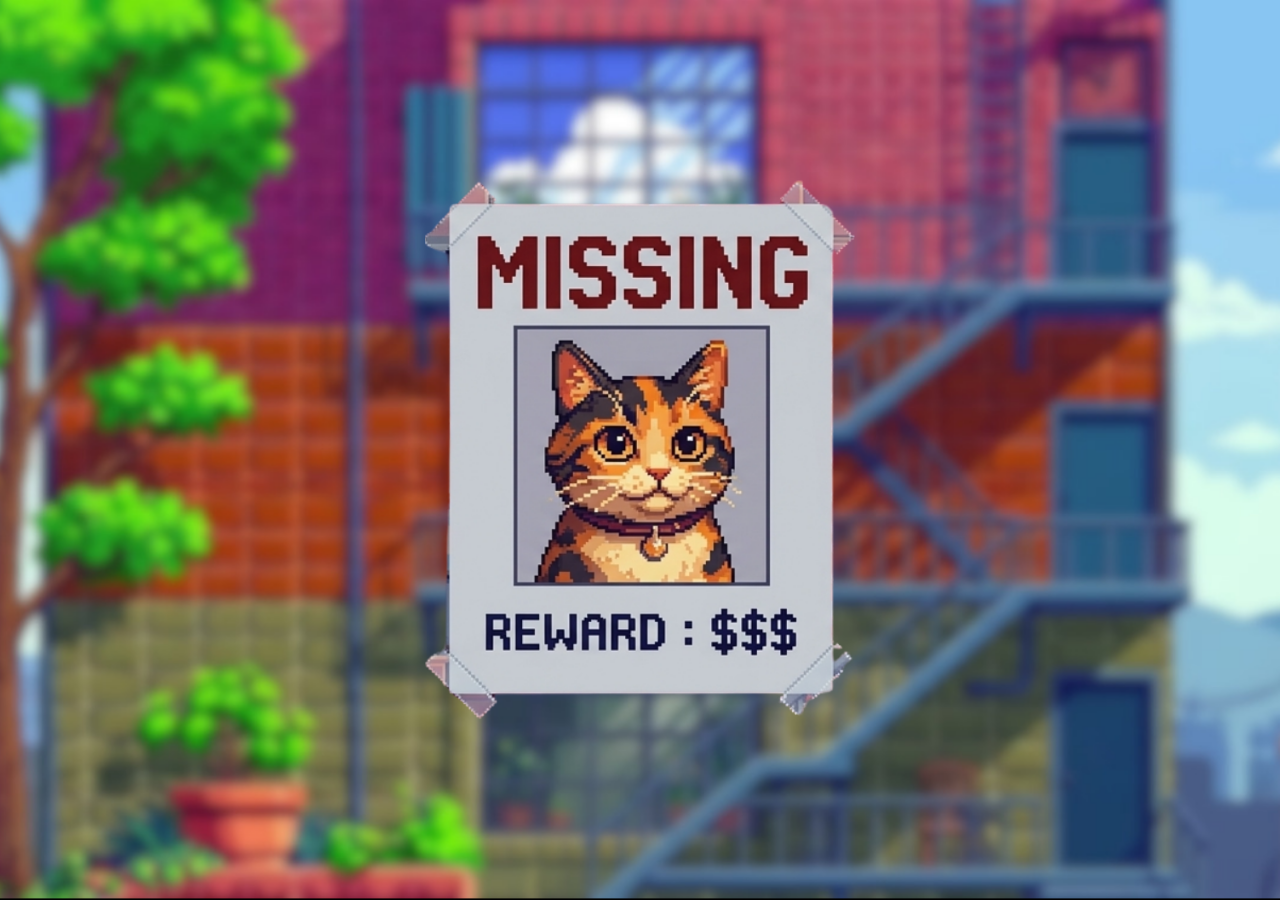
<file: index.html>
<!DOCTYPE html>
<html lang="en">
<head>
    <meta charset="UTF-8">
    <meta name="viewport" content="width=device-width, initial-scale=1.0">
    <title>mEOWssing</title>

    <link rel="stylesheet" href="style.css">

</head>


<body>
    <!-- audio -->
    <audio id="door">
        <source src="audio/doorOpen.mp3" type="audio/mpeg">
        Your browser does not support the audio element.
    </audio>

    <audio id="bg-audio" loop>
        <source src="audio/ambientsound.mp3" type="audio/mpeg">
        Your browser does not support the audio element.
    </audio>

    <audio id="meow" loop>
        <source src="audio/meow.mp3" type="audio/mpeg">
        Your browser does not support the audio element.
    </audio>

    <audio id="paper">
        <source src="audio/paper.mp3" type="audio/mpeg">
        Your browser does not support the audio element.
    </audio>

    <!-- fade -->
    <div id="fade-overlay"></div>

    <!-- elements -->
    <section class="start" id="start">
        <img class="blur" src="img/blur-bg.png">
        <img class="clear" src="img/building-start.png">
        <img class="button-start" src="img/start.png" onclick="goToBuilding()">
        <img class="objective" src="img/objective.png">
        <img class="missing" src="img/missing.png">
    </section>
    

    <script src="script.js"></script>
    <script>
        // fade
        window.addEventListener("load", () => {
        const overlay = document.getElementById("fade-overlay");

        setTimeout(() => {
            overlay.classList.add("fade-out");
        }, 200); 
        });

        // paper sound
        document.addEventListener("click", () => {
        paper.play().then(() => {
            paper.pause();
            paper.currentTime = 0;
        });
        }, { once: true });

    </script>
</body>
</html>
</file>
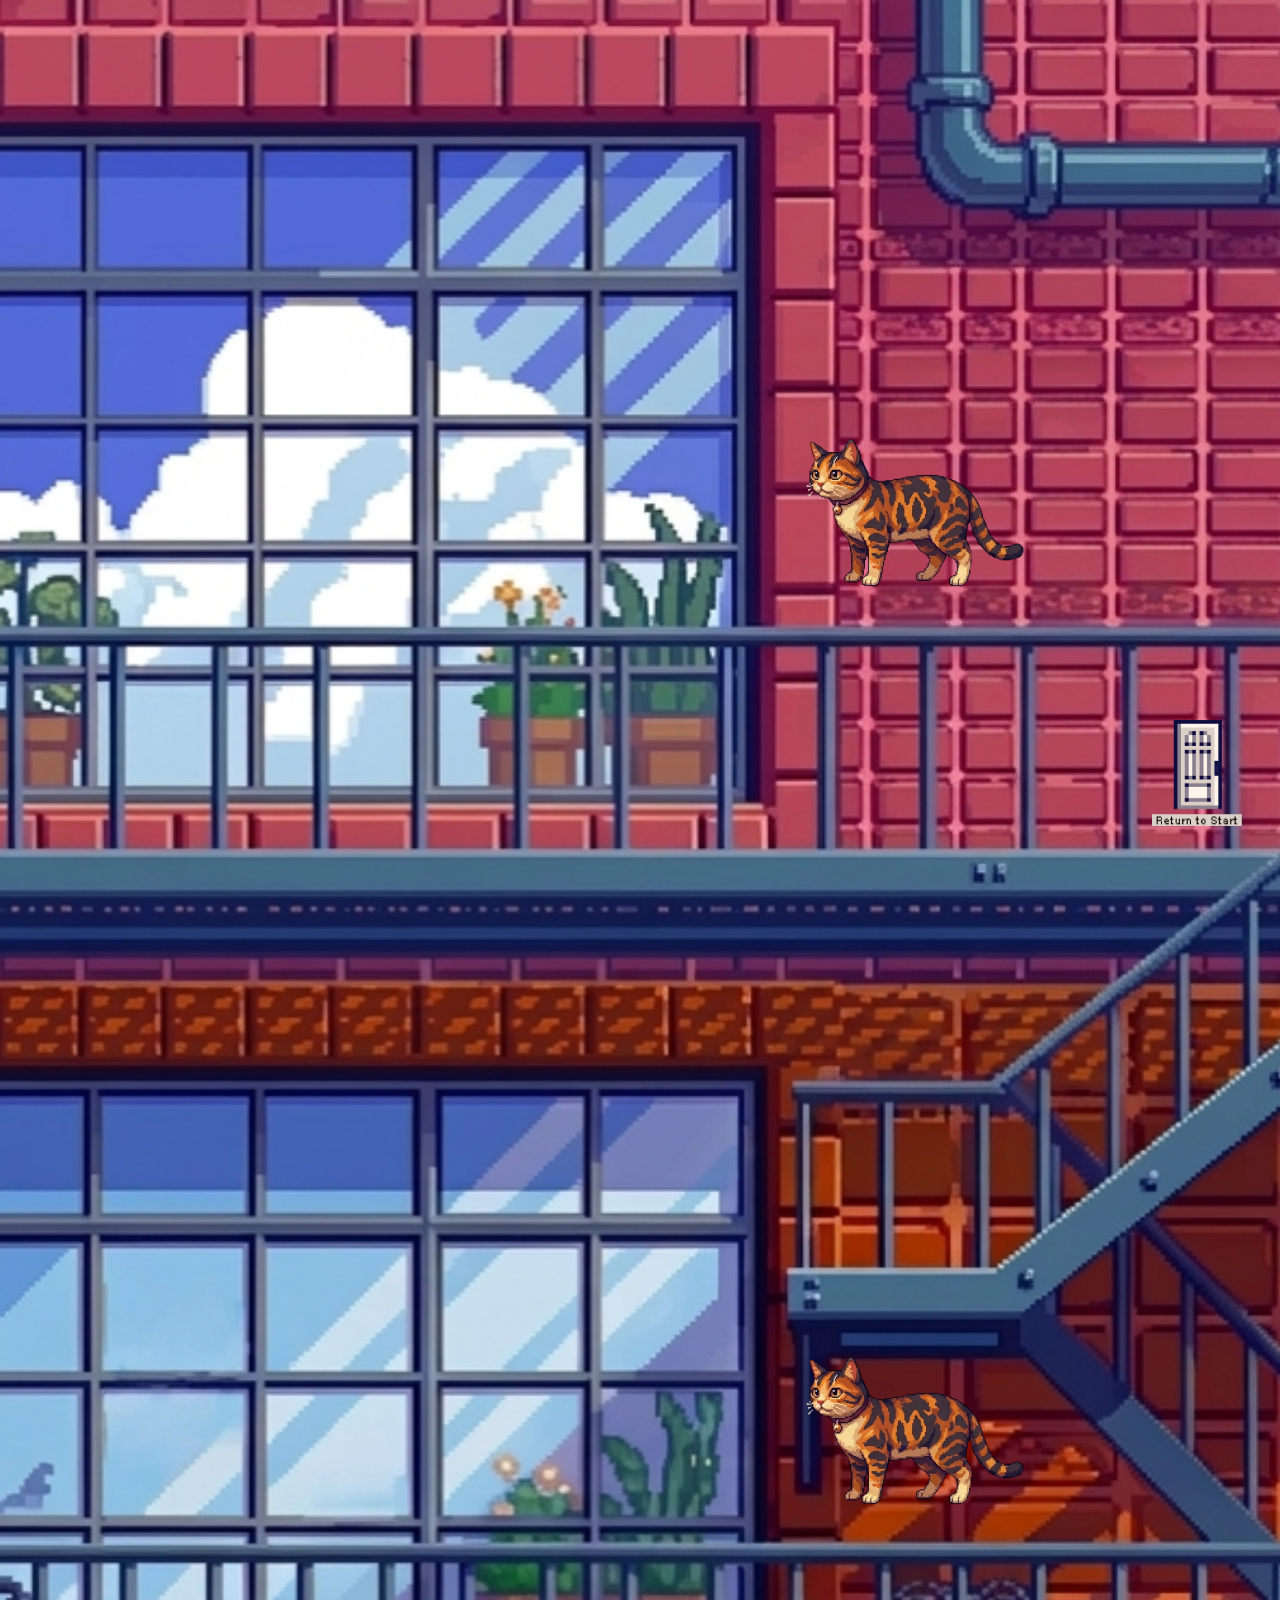
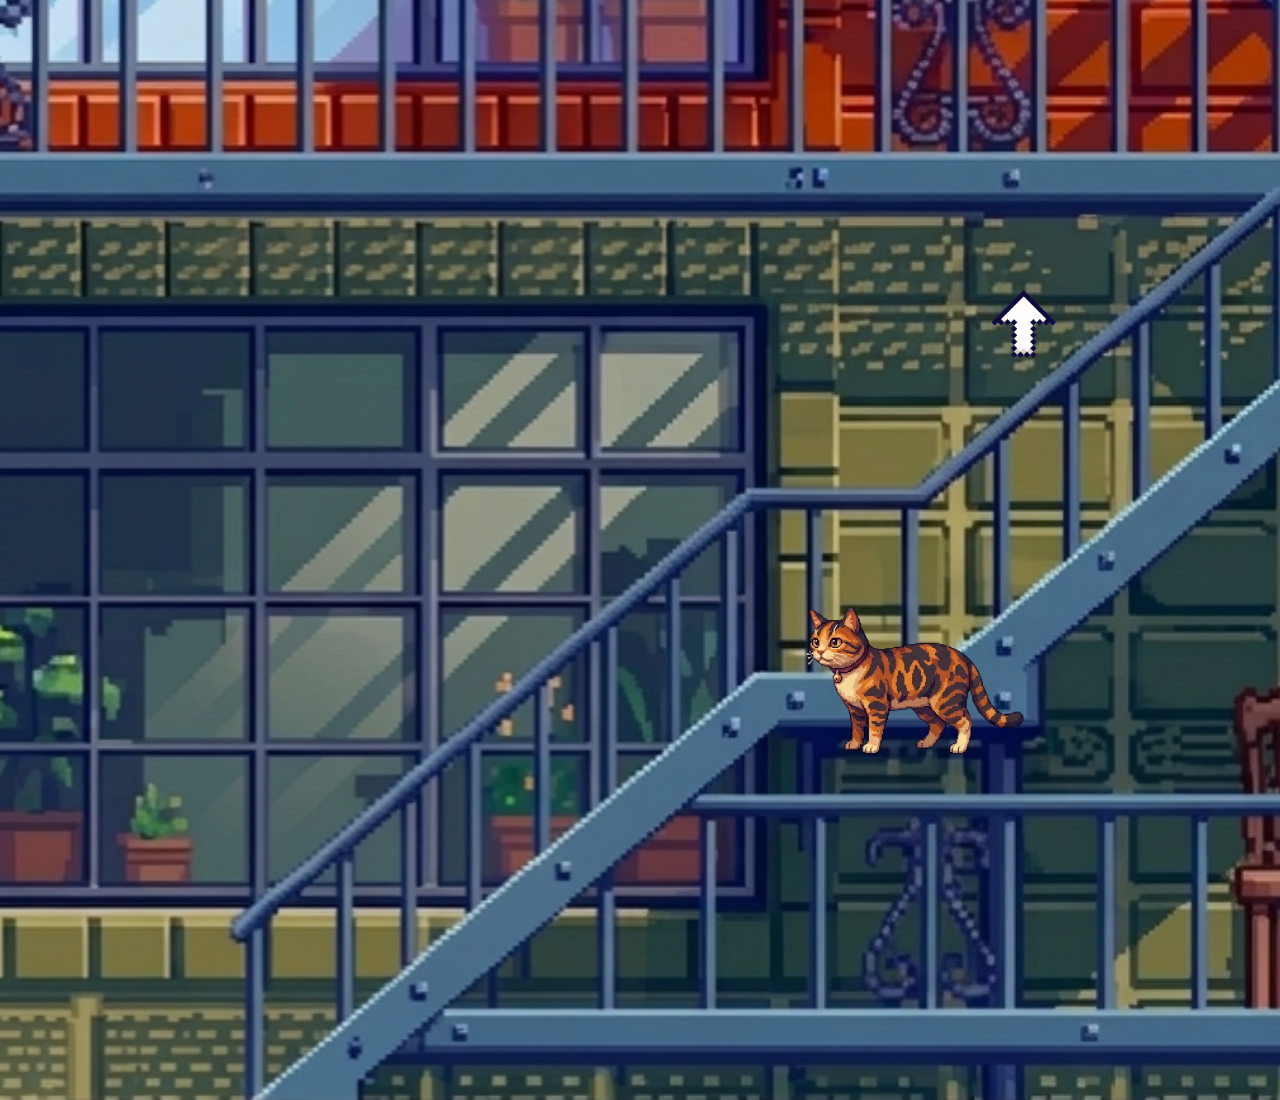
<file: building.html>
<!DOCTYPE html>
<html lang="en">
<head>
    <meta charset="UTF-8">
    <meta name="viewport" content="width=device-width, initial-scale=1.0">
    <title>mEOWssing</title>

    <link rel="stylesheet" href="style.css">

</head>
<body>
    <!-- fade -->
    <div id="fade-overlay"></div>

    <div class="background">
        <!-- audio -->
        <audio id="bg-audio" autoplay loop>
            <source src="audio/ambientsound.mp3" type="audio/mpeg">
            Your browser does not support the audio element.
        </audio>


        <audio id="stair-audio">
            <source src="audio/metalstair.mp3" type="audio/mpeg">
            Your browser does not support the audio element.
        </audio>

        <audio id="window-Open">
            <source src="audio/windowOpen2.mp3" type="audio/mpeg">
            Your browser does not support the audio element.
        </audio>

        <audio id="hiss">
            <source src="audio/hiss.mp3" type="audio/mpeg">
            Your browser does not support the audio element.
        </audio>


        <audio id="door">
            <source src="audio/doorOpen.mp3" type="audio/mpeg">
            Your browser does not support the audio element.
        </audio>

        <img class="home" id="home" src="img/home.png" onclick="goHome()">

        
        <audio id="happy">
            <source src="audio/meow_happy.mp3" type="audio/mpeg">
            Your browser does not support the audio element.
        </audio>

        <!-- apartments -->
        <section id="three"> 
            <button class="invisible-btn3" onclick="goToPage3()"></button>

            <a href="#two" class="btn down" onclick="playStair()"> 
                <img src="img/down.png" alt="Scroll down"> 
            </a> 

            <img class="cat3" id="cat3" src="img/cat_standing.png" onclick="catHappy(this)">
        </section>
        
        <section id="two"> 
            <button class="invisible-btn2" onclick="goToPage2()"></button>

            <a href="#three" class="btn up" onclick="playStair()"> 
                <img src="img/up.png" alt="Scroll up"> 
            </a> 
            <a href="#one" class="btn down" onclick="playStair()"> 
                <img src="img/down.png" alt="Scroll down"> 
            </a> 

            <img id="cat2" class="cat2" src="img/cat_standing.png" onclick="catHiss(this)">
        </section> 
        
        <section id="one"> 
            <button class="invisible-btn1" onclick="goToPage1()"></button>

            <a href="#two" class="btn up" onclick="playStair()"> 
                <img src="img/up.png" alt="Scroll up"> 
            </a> 

             <img id="cat1" class="cat1" src="img/cat_standing.png" onclick="catHiss(this)">

        </section>
    
    </div>


    <script src="script.js"></script>
    <script>
        // fade
        window.addEventListener("load", () => {
        const overlay = document.getElementById("fade-overlay");

        setTimeout(() => {
            overlay.classList.add("fade-out");
        }, 200); 
        });

        // background sound
        window.addEventListener("DOMContentLoaded", () => {
            const audio = document.getElementById("bg-audio");
            audio.volume = 0.3;
            audio.play();
        });
    </script>

</body>
</html>
</file>
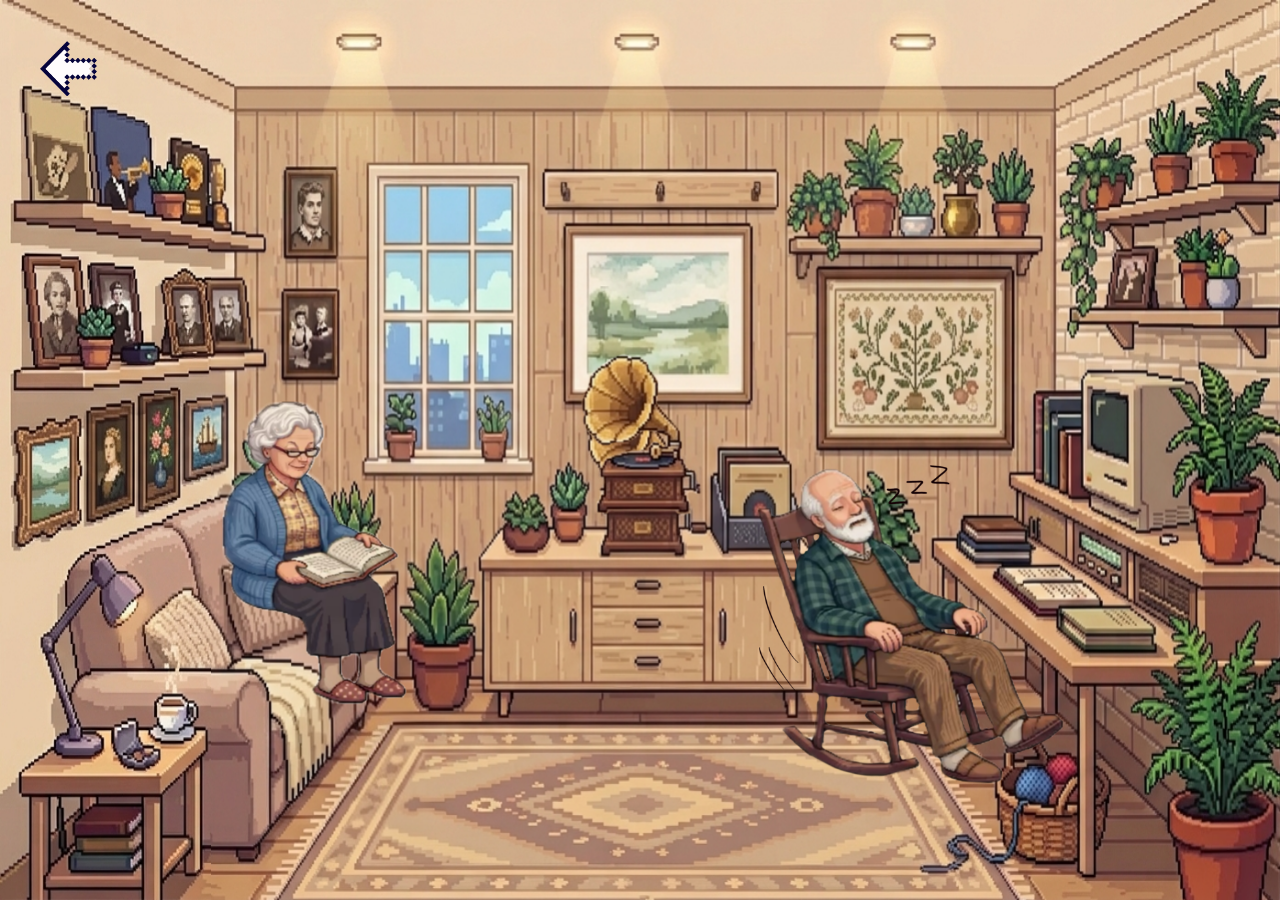
<file: room2/room2.html>
<!DOCTYPE html>
<html lang="en">

<head>
    <meta charset="UTF-8">
    <meta name="viewport" content="width=device-width, initial-scale=1.0">
    <title>Old People's Apartment</title>
    <link rel="stylesheet" href="style.css">
</head>

<body>
    <div id="fade-overlay"></div>
    <div id="room-container">
        <a href="../building.html">
            <img id="back-arrow" class="clickable" src="back.png" alt="Back to Building">
        </a>

        <img id="background" src="room2.png" alt="Room Background">

        <img id="vinyl" class="clickable" src="vinyl.png" alt="Vinyl Player">
        <img id="grandma" class="clickable pulse" src="grandma-static.png" alt="Grandma reading">
        <img id="grandpa" class="clickable pulse" src="grandpa-static.png" alt="Grandpa sleeping">
    </div>

    <audio id="audio-ambience" src="room2.mp3" loop></audio>
    <audio id="audio-piano" src="Vinyl.mp3" loop></audio>
    <audio id="audio-page" src="Page flip.mp3"></audio>
    <audio id="audio-snore" src="snore.mp3"></audio>

    <script src="script.js"></script>
    <script>
    window.addEventListener("load", () => {
    const overlay = document.getElementById("fade-overlay");

    setTimeout(() => {
        overlay.classList.add("fade-out");
    }, 200); 
    });

    </script>

</body>

</html>
</file>
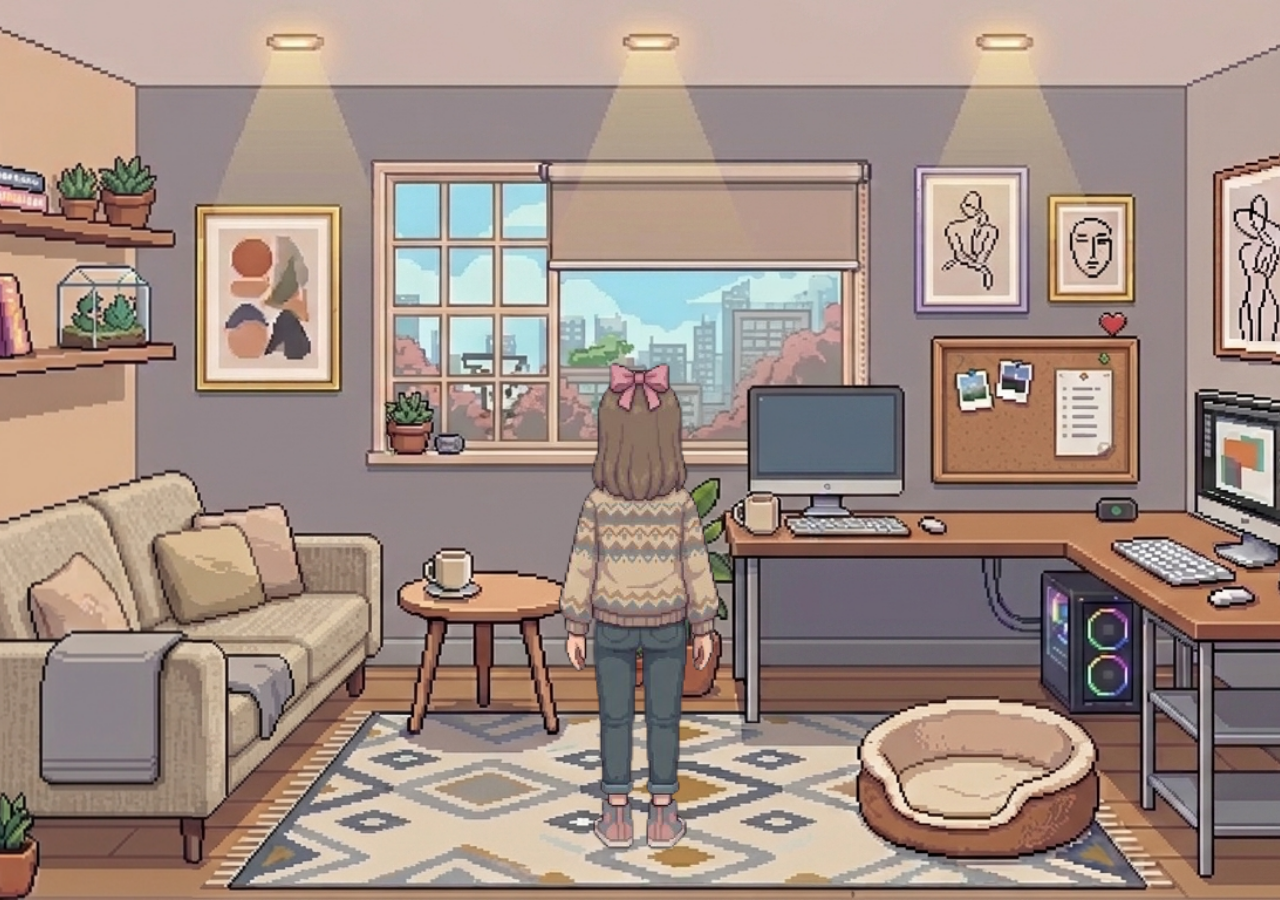
<file: room3/room3.html>
<!DOCTYPE html>
<head>
<meta charset="UTF-8">
<title>Owner's Apartment</title>

<link href="https://fonts.googleapis.com/css2?family=Pixelify+Sans&display=swap" rel="stylesheet">

<style>
  body {
    margin: 0;
    background: black;
    overflow: hidden;
    font-family: 'Pixelify Sans', sans-serif;  

    cursor: url(../img/cursor11.png), default;

  }

  #scene {
    position: relative;
    width: 100vw;
    height: 100vh;
  }

  #bg {
    position: absolute;
    width: 100%;
    height: 100%;
    object-fit: cover;
  }

  #owner {
    position: absolute;
    height: 55vh;
    left: 50%;
    bottom: 5vh;
    transform: translateX(-50%);
    transition: 0.3s;
    z-index: 2;
  }

  #owner:hover {
    cursor: url(../img/cursor22.png), pointer;
  }

  #fade {
    position: absolute;
    top: 0;
    left: 0;
    width: 100%;
    height: 100%;
    background: black;
    opacity: 0;
    pointer-events: none;
    display: flex;
    justify-content: center;
    align-items: center;
    flex-direction: column;
    color: white;
    font-size: 50px;
    font-weight: bold;
    transition: opacity 2s;
    z-index: 5;
  }

  #endcat {
    width: 200px;
    margin-top: 20px;
    cursor: url(../img/cursor22.png), pointer;
  }

  #restartText {
    font-size: 20px;
    margin-top: 10px;
  }


  #fade-overlay {
    position: fixed;
    top: 0;
    left: 0;
    width: 100%;
    height: 100%;

    background: black;
    z-index: 9999;

    opacity: 1;
    transition: opacity 1.5s ease;
  }

  #fade-overlay.fade-out {
      opacity: 0;
      pointer-events: none;
  }

  @keyframes pulse {
    0% { transform: translateX(-50%) scale(1); } 
    50% { transform: translateX(-50%) scale(1.03); }
    100% { transform: translateX(-50%) scale(1); }
  }
  .pulse {
  animation: pulse 2s infinite;
  }

</style>
</head>

<body>
<div id="fade-overlay"></div>
<div id="scene">
  <img id="bg" src="ownerroom.png" alt="">
  <img id="owner" src="back2.png" class="pulse" alt="">

  <div id="fade">
    <div>you found your owner!</div>
    <img id="endcat" src="endcat.png" alt="">
    <div id="restartText">click the cat to start over</div>
  </div>
</div>

<audio id="gasp" src="gasp.mp3"></audio>
<audio id="ending" src="ending.mp3"></audio>

<script>
var owner = document.getElementById("owner");
var fade = document.getElementById("fade");
var gasp = document.getElementById("gasp");
var ending = document.getElementById("ending");
var endcat = document.getElementById("endcat");

var clicked = false;

owner.onclick = function () {
  if (clicked) {
    return;
  }

  clicked = true;
  owner.classList.remove("pulse");
  gasp.play();

  owner.src = "front22.png";

  setTimeout(function () {
    owner.src = "shocked2.png";
  }, 500);

  setTimeout(function () {
    fade.style.opacity = "0.9";
    fade.style.pointerEvents = "auto";
    ending.play();
  }, 3000);
};

endcat.onclick = function () {
window.location.href = "../index.html";
};

window.addEventListener("load", () => {
const overlay = document.getElementById("fade-overlay");

setTimeout(() => {
    overlay.classList.add("fade-out");
}, 200); 
});


</script>

</body>
</html>
</file>
<file: style.css>
/* index.html */
body {
    overflow: hidden;
    margin: 0;
    padding: 0;

    cursor: url("img/cursor11.png"), default;

}

.start {
    position: relative;
    height: 100vh;
    background: black;

    display: flex;
    justify-content: center; /* horizontal */
    align-items: center;     /* vertical */

    overflow: hidden;
}

.blur, .clear {
    position: absolute;
    top: 0;
    left: 0;
    width: 100%;
    height: 100%;

    object-fit: cover;

    transition: opacity 0.3s ease-out;

}

.button-start {
    position: absolute;
    left: 85%;
}

.objective {
    position: absolute;
    left: 3%;

}

.button-start,
.objective {
    opacity: 0;
    transition: opacity 0.3s ease-out;

    height: 12vh;
    top:83%;

    z-index: 3;
}

.button-start:hover{
    transform: scale(1.1);
    cursor: url("img/cursor22.png"), pointer;
}

.blur {
    z-index: 1;
    opacity: 1;
}

.clear {
    left: 0;
    height: 100%;
    pointer-events: none;

}

.missing {
    height: 60vh;
    z-index: 2;
}

.missing:hover {
    transform: scale(1.05);
    filter: drop-shadow(0 0 10px rgba(255, 255, 255, 0.845));

    cursor: url("img/cursor22.png"), pointer;
}


/* fade */
#fade-overlay {
    position: fixed;
    top: 0;
    left: 0;
    width: 100%;
    height: 100%;

    background: black;
    z-index: 9999;

    opacity: 1;
    transition: opacity 1.5s ease;
}

#fade-overlay.fade-out {
    opacity: 0;
    pointer-events: none;
}



/* building.html */
.home {
    position: fixed;
    width: 7vw;
    top:80%;
    left:90%;

    z-index: 2;

}

.home:hover{
    transform: scale(1.05);
    cursor: url("img/cursor22.png"), pointer;
}

.background {
    height: 300vh; 
    background: url("img/apartments.png") no-repeat top center;
    background-size: cover;
}

section {
    height: 100vh;
    position: relative;

}

html {
    scroll-behavior: smooth;
}

/* navigation */
.btn { 
    position: absolute; 
    left: 80%; 
    transform: translateX(-50%); 
    opacity: 0; pointer-events: none; 
    transition: 0.3s; 
} 

section:target .btn { 
    opacity: 1; 
    pointer-events: auto; 
} 

#one .btn { 
    opacity: 1; 
    pointer-events: auto; } 
    


.down { 
    bottom: 10vh;
 } 
 
 .up { 
    top: 10vh; 
} 

.btn img {
    width: 5vw;   
    height: auto;
    display: block;
    cursor: url("img/cursor22.png"), pointer;
}

.down img {
    animation: bounceDown 1.5s infinite;
}

.up img {
    animation: bounceUp 1.5s infinite;
}

@keyframes bounceDown {
    0%, 100% {
        transform: translateY(0);
    }
    50% {
        transform: translateY(3vh);
    }
}

@keyframes bounceUp {
    0%, 100% {
        transform: translateY(0);
    }
    50% {
        transform: translateY(-3vh);
    }
}


/* apartment window */
.invisible-btn1, .invisible-btn2, .invisible-btn3 {
    position: absolute;  

    background: transparent;
    border: none;
    /* cursor: url(/img/cursor22.png), pointer;  */
    opacity: 0.5;
}


.invisible-btn1:hover, .invisible-btn2:hover, .invisible-btn3:hover {
    position: absolute;  
    background: white;
    border: none;
    cursor: url(./img/cursor22.png), auto !important; 
    opacity: 0.2;
}

.invisible-btn1 {
    width: 49.5vw;
    height: 67vh;

    top: 11.8vh;
    left: 8vw;
}

.invisible-btn2 {
    width: 49.5vw;
    height: 69vh;

    top: 18vh;
    left: 8vw;
}

.invisible-btn3 {
    width: 49.2vw;
    height: 75.2vh;

    top: 13.8vh;
    left: 7.5vw;
}

/* cat */
.cat1, .cat2, .cat3 {
    position: absolute;  
    width: 17vw;

    cursor: url(./img/cursor22.png), auto !important; 

}

.cat1 {
    top: 45.25vh;
    left: 63vw;
}

.cat2 {
    top: 50.75vh;
    left: 63vw;
}

.cat3 {
    top: 48.75vh;
    left: 63vw;
}
</file>
<file: room2/style.css>
body,
html {
    margin: 0;
    padding: 0;
    background-color: #222;
    display: flex;
    justify-content: center;

    cursor: url(../img/cursor11.png),default;


}

#room-container {
    position: relative;
    width: 100vw;
    height: 100vh;
    /* max-width: calc(100vh * (1395 / 752)); */
    overflow: hidden;
    margin: 0 0;
    padding: 0;
}

#background {
    width: 100%;
    height: 100%;
    display: block;
}

.clickable {
    position: absolute;
    cursor: url(../img/cursor22.png),pointer;
    z-index: 10;
}

@keyframes pulse {
    0% { transform: scale(1); } 
    50% { transform: scale(1.03); }
    100% { transform: scale(1); }
}

/* Back Arrow Positioning */
#back-arrow {
    position: absolute;
    top: 4.6vh;     
    left: 3.1vw;    
    width: 4.5vw;   
    cursor: url("../img/cursor22.png"), pointer;
    animation: pulse 1s infinite;
    z-index: 20; 

}

.pulse {
    animation: pulse 2s infinite;
}

.paused {
    animation-play-state: paused;
}

/* Placeholders */

#vinyl {
    top: 39%;
    left: 45.2%;
    width: 9.8%;
}


#grandma {
    top: 44%;
    left: 17%;
    width: 15%;

    /* animation: pulse 2s infinite; */

}

#grandpa {
    top: 51%;
    left: 58%;
    width: 26%;

    /* animation: pulse 2s infinite; */

}



/* vinyl animation */
#vinyl {
    animation: pulse 2s infinite;
}

/* expand more when actually hovered */
#vinyl:hover {
    transform: scale(1.15);
    transition: transform 0.2s ease;
}


  #fade-overlay {
    position: fixed;
    top: 0;
    left: 0;
    width: 100%;
    height: 100%;

    background: black;
    z-index: 9999;

    opacity: 1;
    transition: opacity 1.5s ease;
  }

  #fade-overlay.fade-out {
      opacity: 0;
      pointer-events: none;
  }
</file>
